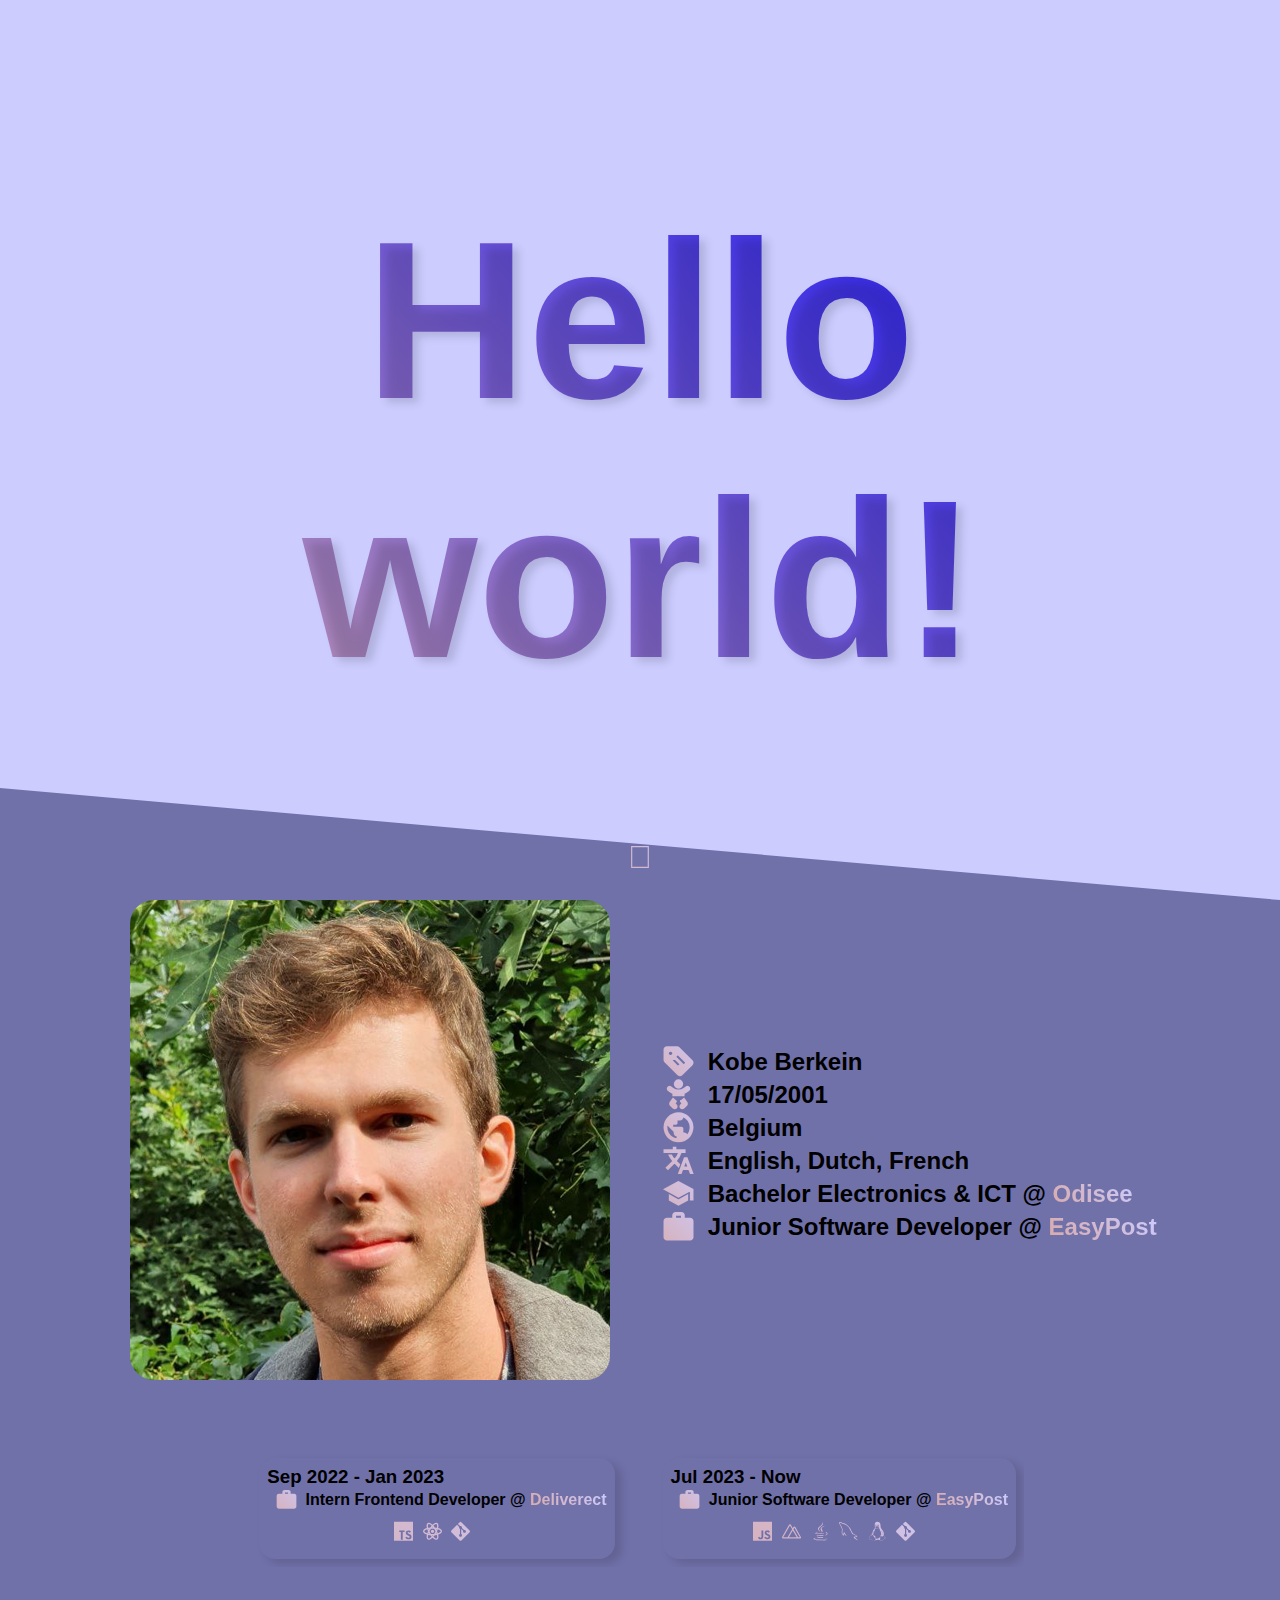
<file: static/index.html>
<!DOCTYPE html>
<html lang="en">
<head>
  <meta charset="UTF-8">
  <meta name="viewport" content="width=device-width, initial-scale=1.0">
  <link rel="icon" type="image/png" href="favicon.png">
  <link rel="stylesheet" type="text/css" href="styles.css">
  <link rel="stylesheet" type="text/css" href="fonts.css">
  <title>berke.in</title>
</head>
<body>
  <section id="landing">
    <h1>Hello world!</h1>
  </section>
  <section id="about-me">
    <ul>
      <li><img src="images/VRd7PW4HgI.png"></li>
      <li>
        <ul>
          <li icon="󱈤">Kobe Berkein</li>
          <li icon="">17/05/2001</li>
          <li icon="󰇧">Belgium</li>
          <li icon="󰗊">English, Dutch, French</li>
          <li icon="󰑴">Bachelor Electronics & ICT @ <a href="https://odisee.be/">Odisee</a></li>
          <li icon="󰃖">Junior Software Developer @ <a href="https://easypost.eu/">EasyPost</a></li>
        </ul>
      </li>
    </ul>
  </section>
  <section id="experience">
    <ul>
      <li>
        <h3>Jul 2023 - Now</h3>
        <p icon="󰃖">Junior Software Developer @ <a href="https://easypost.eu/">EasyPost</a></p>
        <div>󱄆</div>
      </li>
      <li>
        <h3>Sep 2022 - Jan 2023</h3>
        <p icon="󰃖">Intern Frontend Developer @ <a href="https://www.deliverect.com/en-us/">Deliverect</a></p>
        <div>󰛦󰜈</div>
      </li>
      <li>
        <h3>Aug 2022</h3>
        <p icon="󰃖">IT Helpdesk Intern @ <a href="https://www.deliverect.com/en-us/">Deliverect</a></p>
        <div>󰜈󰖷</div>
      </li>
      <li>
        <h3>Mar 2022</h3>
        <p icon="󰉀">Finalist @ <a href="https://www.cybersecuritychallenge.be/">Cyber Security Challenge Belgium</a></p>
        <div>󱙴</div>
      </li>
      <li>
        <h3>Sep 2019 - Feb 2023</h3>
        <p icon="">Electronics & ICT @ <a href="https://odisee.be/">Odisee</a>, Web Development & Programming</p>
        <div>󰜈󰟓</div>
      </li>
      <li>
        <h3>Aug 2019 - Sep 2019</h3>
        <p icon="󰃖">Fixing XML-markup @ <a href="https://www.heymans-vanhove.be/en/">Heymans & Vanhove</a></p>
        <div>󰗀</div>
      </li>
      <li>
        <h3>Jan 2018</h3>
        <p icon="󰃖">Intern ICT-coordinator @ <a href="https://sjcheiveld.be/">Sint-Janscollege Heiveld</a></p>
        <div>󰖷</div>
      </li>
      <li>
        <h3>Feb 2017 - Aug 2019</h3>
        <p icon="">IT & Networking @ <a href="https://www.slcb.be/">Sint-Lievenscollege Business</a></p>
        <div>󰌟󰖷</div>
      </li>
      <li>
        <h3>Sep 2012 - Jan 2017</h3>
        <p icon="">Science & Mathematics @ <a href="https://scholen.stad.gent/freinetatheneumdewingerd">De Wingerd</a></p>
        <div>󰖳󰪚</div>
      </li>
    </ul>
  </section>
  <footer><a href="https://github.com/kwmbe/portfolio">󰊤</a></footer>
</body>
</html>
</file>
<file: static/styles.css>
* {
  padding: 0;
  margin: 0;
  transition: .2s;
}

html, body {
  font-family: 'Segoe UI', Tahoma, Geneva, Verdana, sans-serif, 'Nerdfont';
  background-color: var(--bg);
  overflow-x: hidden;
}

:root {
  --accent-light: #d9aaaa;
  --accent-dark:  #00f;
  --shadow: #0002;
}

@media (prefers-color-scheme: dark) {
  :root {
    --bg:  #323;
    --bg2: #886C88;
    --txt: #112;

    --gradient:  linear-gradient(45deg, var(--bg), var(--accent-dark));
    --gradient2: linear-gradient(45deg, var(--accent-light), var(--accent-dark))
  }
}

@media (prefers-color-scheme: light) {
  :root {
    --bg:  #ccf;
    --bg2: #7171AA;
    --txt: #090933;

    --gradient:  linear-gradient(45deg, var(--accent-light), var(--bg));
    --gradient2: linear-gradient(45deg, var(--accent-light), var(--accent-dark))
  }
}

h1, sub {
  text-align: center;

  background: linear-gradient(45deg, var(--accent-light), var(--accent-dark));
  background-clip: text;
  color: transparent;

  font-size: min(25vh, 25vw);
  font-weight: bolder;
  text-shadow: 0.5vw 0.5vh min(1vw, 1vh) var(--shadow);
}

a {
  background: var(--gradient);
  background-clip: text;
  color: transparent;
}

a:hover {
  color: var(--txt);
  cursor: pointer;
}

footer {
  text-align: center;
  position: fixed;
  bottom: 0.5rem;
  width: 100vw;
}

footer a {
  display: inline-block;
  padding: .5em;
  text-decoration: none;
  font-size: 2rem;
}

#landing {
  margin: 0;
  height: 100vh;
  width: 100vw;
  background-color: var(--bg);

  align-content: center;
}

section:first-child:after {
  display: block;
  position: absolute;
  bottom: 0;
  content: '';
  /* filter: drop-shadow(-0.5vh 0.5vw min(1vw, 1vh) var(--shadow)); */
  border-top: 12.5vh solid var(--bg);
  border-left: 100vw solid var(--bg2); /* TODO: change to --bg when adding next section */
}

section {
  background: var(--bg2);
}

ul {
  list-style-type: none;
}

#about-me > ul {
  width: calc(100vw - 2.5em);
  display: grid;
  grid-template-columns: 1fr 1fr;
  gap: 2.5em;
}

#about-me li {
  width: calc(50vw - (2.5em / 2));
  font-size: 1.5rem;
  font-weight: 600;
}

#about-me li > ul {
  top: 50%;
  transform: translateY(-50%);
  position: relative;
}

#about-me img {
  height: 20em;
  margin-left: calc(100% - 20em); /* same as gap*/
  border-radius: 1em;
}

#experience {
  padding: 4em 0 8em;
  display: flex;
  justify-content: center;
}

#experience ul {
  display: flex;
  flex-direction: row-reverse;
  align-items: center;
  /* justify-content: flex-end; */
  gap: 2em;
  /* flex-wrap: wrap; */
  overflow-x: auto;
  
  max-width: 60%;
  scrollbar-width: none;
  scroll-snap-type: x mandatory;
}

#experience li {
  padding: .5em;
  margin: .5em;
  
  background-color: var(--bg2);
  border-radius: 1em;
  box-shadow: 0.5vw 0.5vh min(1vw, 1vh) var(--shadow);

  
  scroll-snap-align: center;
  flex-shrink: 0;
  transform-origin: center center;
  transform: scale(1);
  transition: transform 0.5s;
  position: relative;
}

#experience li > div {
  text-align: center;
  letter-spacing: .5em;
}

#experience p {
  font-weight: 600;
}

#about-me [icon]:before,
#experience [icon]:before,
#experience div {
  content: attr(icon);
  padding: .5em;
  font-size: 1.2em;

  background: var(--gradient);
  background-clip: text;
  color: transparent;
}

#about-me a, 
#experience a {
  font-weight: 700;
}

@media screen and (orientation: portrait) {

  body {
    background-color: var(--bg2);
  }

  #landing {
    background-color: var(--bg);
  }

  #about-me > ul, #about-me > ul > li:has(img) {
    display: flex;
    flex-direction: column;
    justify-content: center;
    align-items: center;
    width: 100vw;
  }

  #about-me img {
    width: 80vw;
    height: 80vw;
    margin: 0 10vw;
  }

  #about-me li:has(ul) {
    width: 100vw;
  }

  #about-me li > ul {
    transform: none;
    position: static;
    width: 100vw;
  }

  #about-me li > ul > li {
    width: 80vw;
    margin: 0 10vw;
  }

  #experience ul {
    width: 80vw;
    max-width: unset;
  }

  #experience ul li {
    max-width: 70vw;
    margin: .5em 15vw ;
  }
}
</file>
<file: static/fonts.css>
@font-face {
  font-family: Nerdfont;
  src: url(./fonts/SymbolsNerdFontMono-Regular.ttf) format("truetype");
}
</file>
